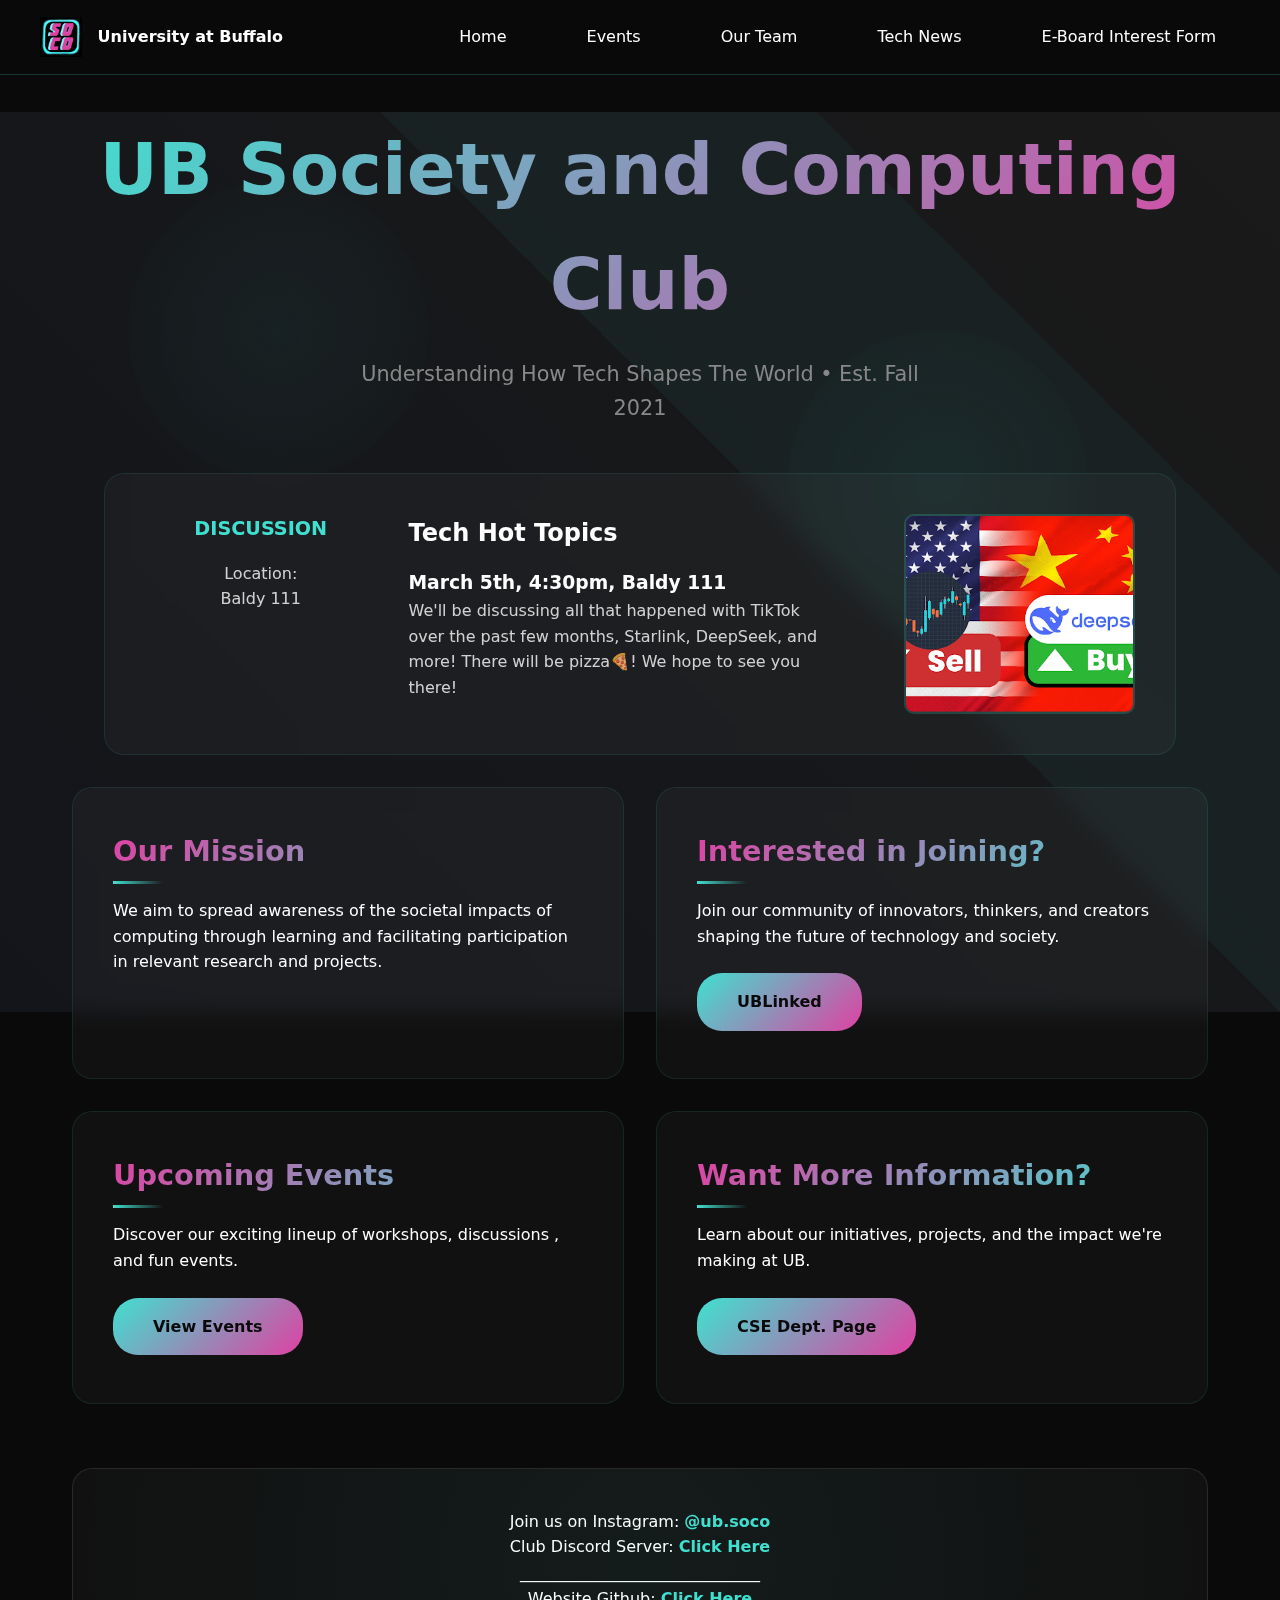
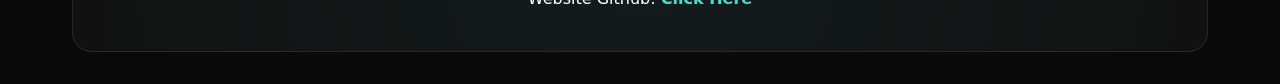
<file: index.html>
<!DOCTYPE html>
<html lang="en">

<head>
    <meta charset="UTF-8">
    <meta name="viewport" content="width=device-width, initial-scale=1.0">


    <!--added to fix caching issues but might be useless now-->
    <meta http-equiv="Cache-Control" content="no-cache, no-store, must-revalidate">
    <meta http-equiv="Pragma" content="no-cache">
    <meta http-equiv="Expires" content="0">

    <link rel="icon" type="image/x-icon" href="src/favicon.ico">

    <title>UB Society and Computing Club</title>
    <link href="https://cdnjs.cloudflare.com/ajax/libs/font-awesome/6.0.0/css/all.min.css" rel="stylesheet"> <!--this is for font--> 

    <link href="styles/reset.css" rel="stylesheet"> 
    <link href="styles/animations.css" rel="stylesheet">
    <link href="styles/navbar.css" rel="stylesheet">
    <link href="styles/layout.css" rel="stylesheet">
    <link href="styles/components.css" rel="stylesheet"> <!--currently doesnt include news or events cards-->
    <link href="styles/events.css" rel="stylesheet">
</head>

<body>
    <div class="background"></div>
    <div class="floating-element float-1"></div>
    <div class="floating-element float-2"></div>
<!--currently im adding the navbar as a unique instance for every html file but later I will use javascript to call the same instance-->
    <nav class="navbar">
        <div class="navbar-content">
            <a href="index.html" class="logo">
                <img src="src/SoCo_logo.png" alt="Club Logo">
                University at Buffalo
            </a>
            <div class="nav-links">
                <!--We have to add this for every html page-->
                <a href="index.html">Home</a>
                <a href="events.html">Events</a>
                <a href="team.html">Our Team</a>
                <a href="news.html">Tech News</a>
                <a
                    href="https://docs.google.com/forms/d/e/1FAIpQLSdxAxMhamFvg362sXleSBD91aCVE0qPyPxgNI4Y5SPbtRxJkA/viewform?usp=sf_link">E-Board
                    Interest Form</a>
            </div>
        </div>
    </nav>

    <div class="container">

        <div class="hero">
            <h1 class="main-title">UB Society and Computing Club</h1>
            <p class="subtitle">Understanding How Tech Shapes The World • Est. Fall 2021</p>
        </div>
        <div class="events-container">
            <a href="https://docs.google.com/presentation/d/1Qjcpy5EJABB5z435MYWoAq92ytaN6hOM4MZrXLMk8jk/edit#slide=id.g2d9586db1d7_0_107"
                style="text-decoration: none; color: inherit;">
                <div class="event-card">
                    <!--This is not an instance of the same class in events.html I just remade it-->
                    <div class="event-info">
                        <div class="event-type">DISCUSSION</div>
                        <div class="event-location">
                            Location:<br>
                            Baldy 111
                        </div>
                    </div>
                    <div class="event-details">
                        <h3 class="event-title">Tech Hot Topics</h3>
                        <h3>March 5th, 4:30pm, Baldy 111</h3>
                        <We class="event-description">We'll be discussing all that happened with TikTok over the past few
                            months, Starlink, DeepSeek, and more! There will be pizza🍕! We hope to see you there!</p>
                    </div>
                    <img src="src/events_src/3-05-25.png" alt="AI Art Discussion" class="event-image">
                </div>
            </a>
        </div>
        <div class="content-grid">

            <div class="card">
                <h2 class="section-title">Our Mission</h2>
                <p>We aim to spread awareness of the societal impacts of computing through learning and
                    facilitating
                    participation in relevant research and projects.</p>
            </div>
            <div class="card">
                <h2 class="section-title">Interested in Joining?</h2>
                <p>Join our community of innovators, thinkers, and creators shaping the future of technology and
                    society.</p>
                <a href="https://buffalo.campuslabs.com/engage/organization/ubsoco" class="button">UBLinked</a>
            </div>
        </div>


        <div class="content-grid">
            <div class="card">
                <h2 class="cyan-title">Upcoming Events</h2>
                <p>Discover our exciting lineup of workshops, discussions , and fun events.</p>
                <a href="events.html" class="button">View Events</a>
            </div>
            <div class="card">
                <h2 class="cyan-title">Want More Information?</h2>
                <p>Learn about our initiatives, projects, and the impact we're making at UB.</p>
                <a href="https://engineering.buffalo.edu/computer-science-engineering/people/professional-and-student-organizations/society-and-computing-club.html"
                    class="button">CSE Dept. Page</a>
            </div>
        </div>
        <!--SOCIALS-->
        <div class="social-media">
            <p>Join us on Instagram:
                <a href="https://www.instagram.com/ub.soco/">@ub.soco</a>

            </p>
            <p> Club Discord Server:
                <a href="https://discord.gg/kH6CWuK8bK">Click Here</a>
            </p>
            <p>
                ______________________________
            </p>
            Website Github:
            <a href="https://github.com/SameerJain/soco-website">Click Here</a>
            </p>


        </div>
    </div>

    <script src="js/main.js"></script>
</body>

</html>
</file>
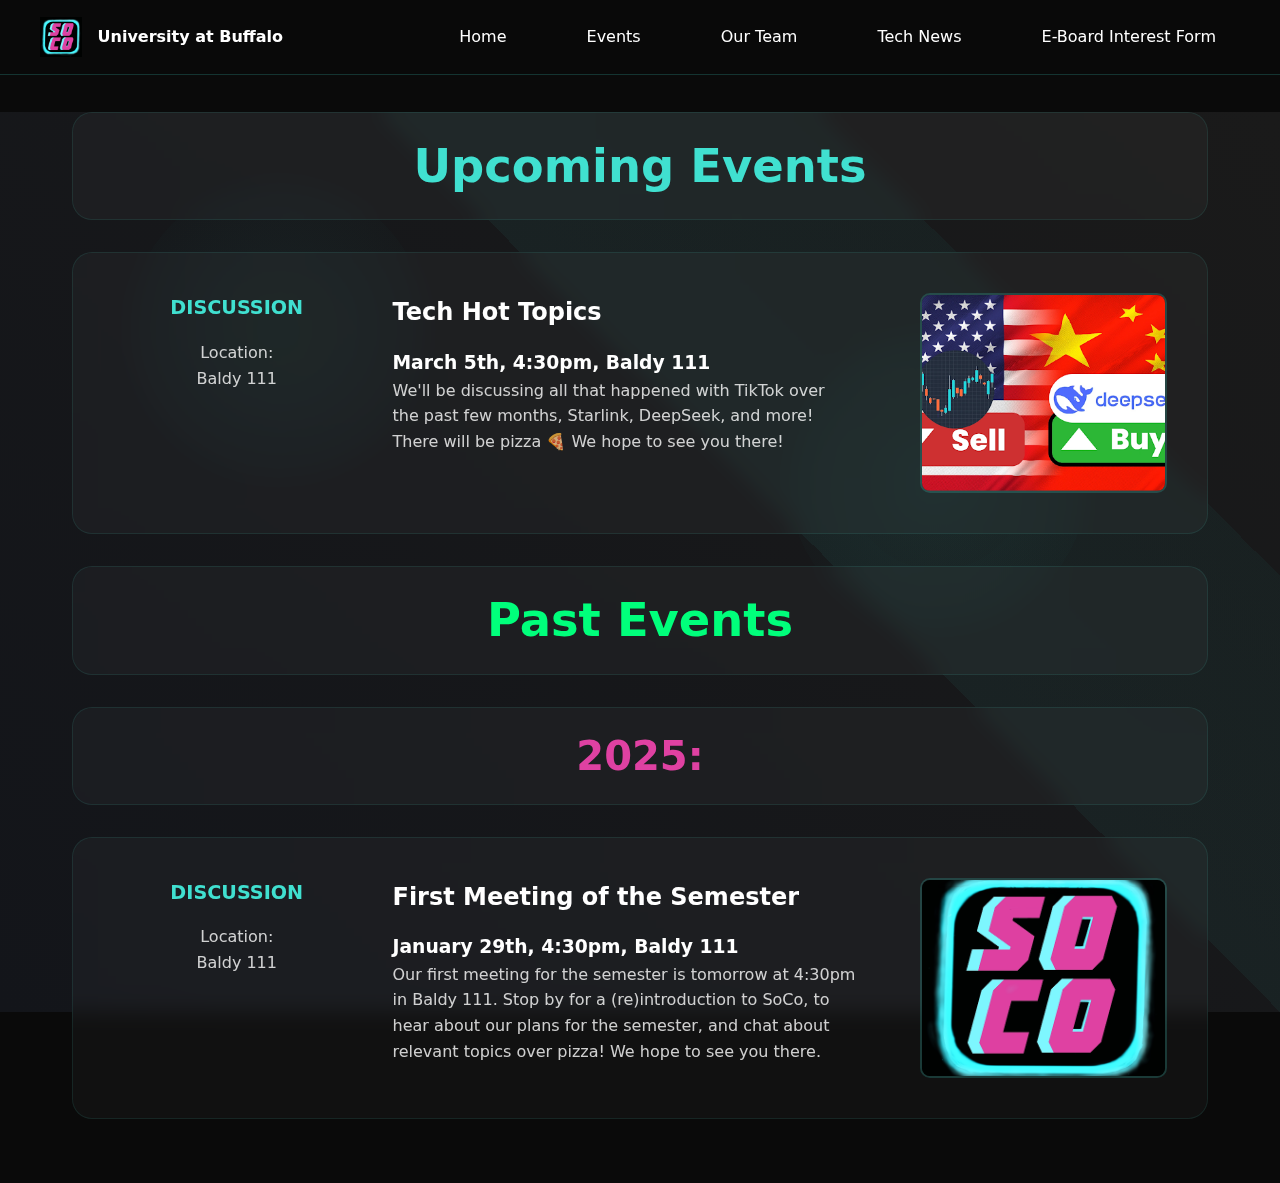
<file: events.html>
<!DOCTYPE html>
<html lang="en">

<head>
    <meta charset="UTF-8">
    <meta name="viewport" content="width=device-width, initial-scale=1.0">
    <link rel="icon" type="image/x-icon" href="src/favicon.ico">
    <title>UB Society and Computing Club - Events</title>
    <link href="https://cdnjs.cloudflare.com/ajax/libs/font-awesome/6.0.0/css/all.min.css" rel="stylesheet">
    <link href="styles/reset.css" rel="stylesheet">
    <link href="styles/animations.css" rel="stylesheet">
    <link href="styles/navbar.css" rel="stylesheet">
    <link href="styles/layout.css" rel="stylesheet">
    <link href="styles/components.css" rel="stylesheet">
    <link href="styles/events.css" rel="stylesheet">
</head>

<body>
    <div class="background"></div>
    <div class="floating-element float-1"></div>
    <div class="floating-element float-2"></div>

    <nav class="navbar">
        <div class="navbar-content">
            <a href="index.html" class="logo">
                <img src="src/SoCo_logo.png" alt="Club Logo">
                University at Buffalo
            </a>
            <div class="nav-links">
                <a href="index.html">Home</a>
                <a href="events.html">Events</a>
                <a href ="team.html">Our Team</a>
                <a href="news.html">Tech News</a>
                <a href="https://docs.google.com/forms/d/e/1FAIpQLSdxAxMhamFvg362sXleSBD91aCVE0qPyPxgNI4Y5SPbtRxJkA/viewform?usp=sf_link">E-Board Interest Form</a>
            </div>
        </div>
    </nav>

    <div class="events-container">
        <!--Theres technically no backend, im just using html classes for each and the js for the mouse hover is on the bottom-->
        <h1 id="first" class="section-header">Upcoming Events</h1>
        
        <section class="events-section">
            <a href="https://docs.google.com/presentation/d/1Qjcpy5EJABB5z435MYWoAq92ytaN6hOM4MZrXLMk8jk/edit#slide=id.g2d9586db1d7_0_107" style="text-decoration: none; color: inherit;">
                <div class="event-card">
                    <div class="event-info">
                        <div class="event-type">DISCUSSION</div>
                        <div class="event-location">
                            Location:<br>
                            Baldy 111
                        </div>
                    </div>
                    <div class="event-details">
                        <h3 class="event-title">Tech Hot Topics</h3>
                        <h3>March 5th, 4:30pm, Baldy 111</h3>
                        <p class="event-description">We'll be discussing all that happened with TikTok over the past few months, Starlink, DeepSeek, and more! There will be pizza 🍕  

                            We hope to see you there!</p>
                    </div>
                    <img src="src/events_src/3-05-25.png" alt="AI Art Discussion" class="event-image">
                </div>
            </a>
            <h1 id = "second" class="section-header">Past Events</h1>
            <h1 class="year-header">2025:</h1>
            <a href="https://buffalo.campuslabs.com/engage/event/10908316" style="text-decoration: none; color: inherit;">
                <div class="event-card">
                    <div class="event-info">
                        <div class="event-type">DISCUSSION</div>
                        <div class="event-location">
                            Location:<br>
                            Baldy 111
                        </div>
                    </div>
                    <div class="event-details">
                        <h3 class="event-title">First Meeting of the Semester</h3>
                        <h3>January 29th, 4:30pm, Baldy 111</h3>
                        <p class="event-description">Our first meeting for the semester is tomorrow at 4:30pm in Baldy
                            111. Stop by for a (re)introduction to SoCo, to hear about our plans for the semester, and
                            chat about relevant topics over pizza! We hope to see you there.</p>
                    </div>
                    <img src="src/SoCo_logo.png" alt="AI Art Discussion" class="event-image">
                </div>

                
            </a>
        </section>
    </div>

    <script src="js/main.js"></script>
</body>

</html>
</file>
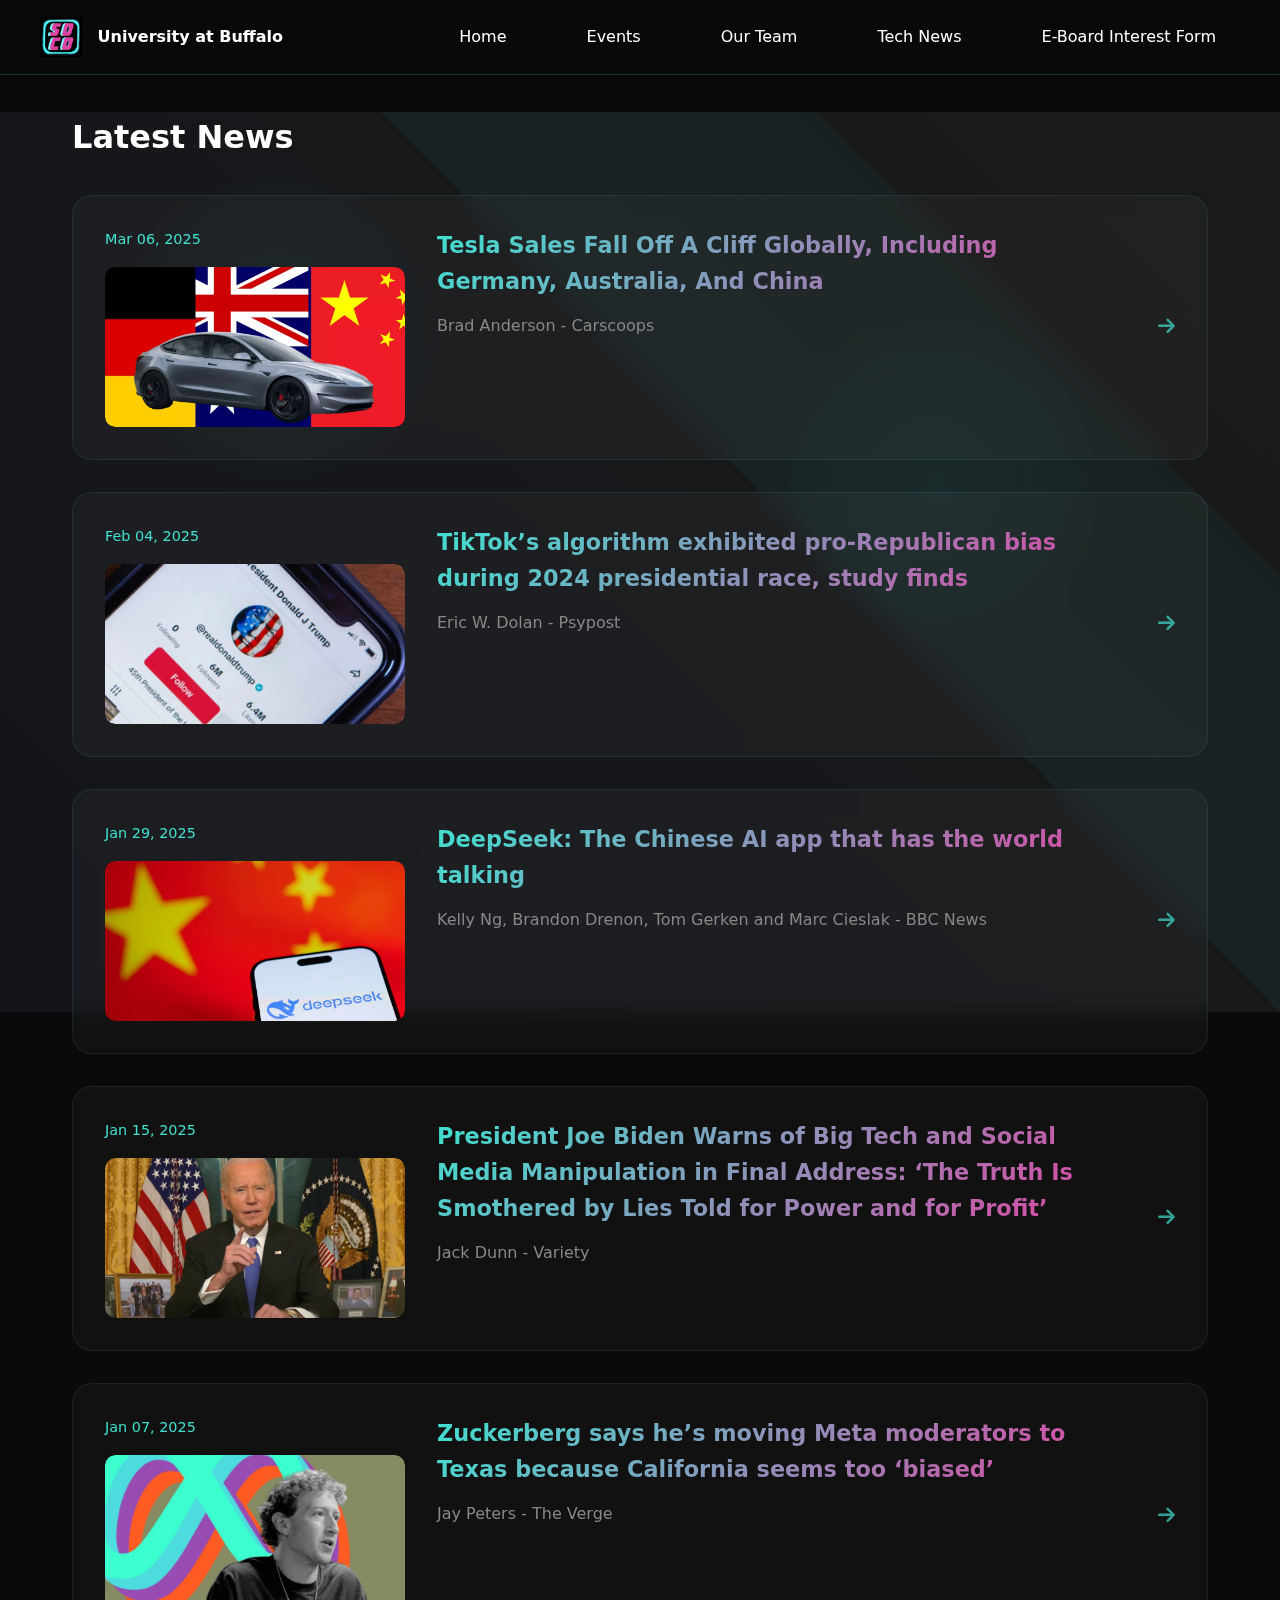
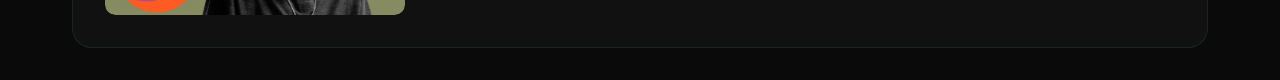
<file: news.html>
<!DOCTYPE html>
<html lang="en">
<head>
    <meta charset="UTF-8">
    <meta name="viewport" content="width=device-width, initial-scale=1.0">
    <link rel="icon" type="image/x-icon" href="src/favicon.ico">
    <title>UB Society and Computing Club - News</title>
    <link href="https://cdnjs.cloudflare.com/ajax/libs/font-awesome/6.0.0/css/all.min.css" rel="stylesheet">
    <link href="styles/reset.css" rel="stylesheet">
    <link href="styles/animations.css" rel="stylesheet">
    <link href="styles/navbar.css" rel="stylesheet">
    <link href="styles/layout.css" rel="stylesheet">
    <link href="styles/components.css" rel="stylesheet">
    <link href="styles/news.css" rel="stylesheet">
</head>
<body>
    <div class="background"></div>
    <div class="floating-element float-1"></div>
    <div class="floating-element float-2"></div>

    <nav class="navbar">
        <div class="navbar-content">
            <a href="index.html" class="logo">
                <img src="src/SoCo_logo.png" alt="Club Logo">
                University at Buffalo
            </a>
            <div class="nav-links">
                <a href="index.html">Home</a>
                <a href="events.html">Events</a>
                <a href="team.html">Our Team</a>
                <a href="news.html">Tech News</a>
                <a href="https://docs.google.com/forms/d/e/1FAIpQLSdxAxMhamFvg362sXleSBD91aCVE0qPyPxgNI4Y5SPbtRxJkA/viewform?usp=sf_link">E-Board Interest Form</a>
            </div>
        </div>
    </nav>

    <div class="news-container">
        <!--Theres technically no backend, im just using html classes for each and the js for the mouse hover is on the bottom. Evntually it will be needed as there is no way to manage such a long file-->
        <h1 class="section-header">Latest News</h1>
        
        <div class="news-feed">
            
            <a href="https://www.carscoops.com/2025/03/tesla-sales-falling-off-a-cliff-globally-including-germany-australia-and-china/" class="news-item" target="_blank">
                <div class="news-meta">
                    <div class="news-date">Mar 06, 2025</div>
                    <div class="news-preview">
                        <img src="src/news_src/tesla-sales.webp" alt="First Meeting Preview" class="article-preview-image">
                    </div>
                </div>
                <div class="news-content">
                    <h2 class="news-title">Tesla Sales Fall Off A Cliff Globally, Including Germany, Australia, And China</h2>
                    <p class="news-description">Brad Anderson - Carscoops</p>
                </div>
                <div class="news-arrow">
                    <i class="fas fa-arrow-right"></i>
                </div>
            </a>

            <a href="https://www.psypost.org/tiktoks-algorithm-exhibited-pro-republican-bias-during-2024-presidential-race-study-finds/" class="news-item" target="_blank">
                <div class="news-meta">
                    <div class="news-date">Feb 04, 2025</div>
                    <div class="news-preview">
                        <img src="src/news_src/tiktok_algorithm.webp" alt="First Meeting Preview" class="article-preview-image">
                    </div>
                </div>
                <div class="news-content">
                    <h2 class="news-title">TikTok’s algorithm exhibited pro-Republican bias during 2024 presidential race, study finds</h2>
                    <p class="news-description">Eric W. Dolan - Psypost</p>
                </div>
                <div class="news-arrow">
                    <i class="fas fa-arrow-right"></i>
                </div>
            </a>
            
            <a href="https://www.bbc.com/news/articles/c5yv5976z9po" class="news-item" target="_blank">
                <div class="news-meta">
                    <div class="news-date">Jan 29, 2025</div>
                    <div class="news-preview">
                        <!--for now this is all very manual,images are saved in src folder, adding auto images from sites takes more implementation-->
                        <img src="src/news_src/deepseek.webp" alt="First Meeting Preview" class="article-preview-image">
                    </div>
                </div>
                <div class="news-content">
                    <h2 class="news-title">DeepSeek: The Chinese AI app that has the world talking</h2>
                    <p class="news-description">Kelly Ng, Brandon Drenon, Tom Gerken and Marc Cieslak - BBC News</p>
                </div>
                <div class="news-arrow">
                    <i class="fas fa-arrow-right"></i>
                </div>
            </a>
            
            

            <a href="https://variety.com/2025/global/news/president-joe-biden-warns-big-tech-social-media-manipulation-final-address-elon-musk-donald-trump-1236275530/" class="news-item" target="_blank">
                <div class="news-meta">
                    <div class="news-date">Jan 15, 2025</div>
                    <div class="news-preview">
                        <img src="src/news_src/president-biden.webp" alt="First Meeting Preview" class="article-preview-image">
                    </div>
                </div>
                <div class="news-content">
                    <h2 class="news-title">President Joe Biden Warns of Big Tech and Social Media Manipulation in Final Address: ‘The Truth Is Smothered by Lies Told for Power and for Profit’</h2>
                    <p class="news-description">Jack Dunn - Variety</p>
                </div>
                <div class="news-arrow">
                    <i class="fas fa-arrow-right"></i>
                </div>
            </a>

            <a href="https://www.theverge.com/2025/1/7/24338305/meta-mark-zuckerberg-moving-meta-moderators-texas-california-bias" class="news-item" target="_blank">
                <div class="news-meta">
                    <div class="news-date">Jan 07, 2025</div>
                    <div class="news-preview">
                        <img src="src/news_src/zuckerberg.webp" alt="First Meeting Preview" class="article-preview-image">
                    </div>
                </div>
                <div class="news-content">
                    <h2 class="news-title">Zuckerberg says he’s moving Meta moderators to Texas because California seems too ‘biased’</h2>
                    <p class="news-description"> Jay Peters - The Verge</p>
                </div>
                <div class="news-arrow">
                    <i class="fas fa-arrow-right"></i>
                </div>
            </a>


        </div>
    </div>

    <script src="js/main.js"></script>
</body>
</html>
</file>
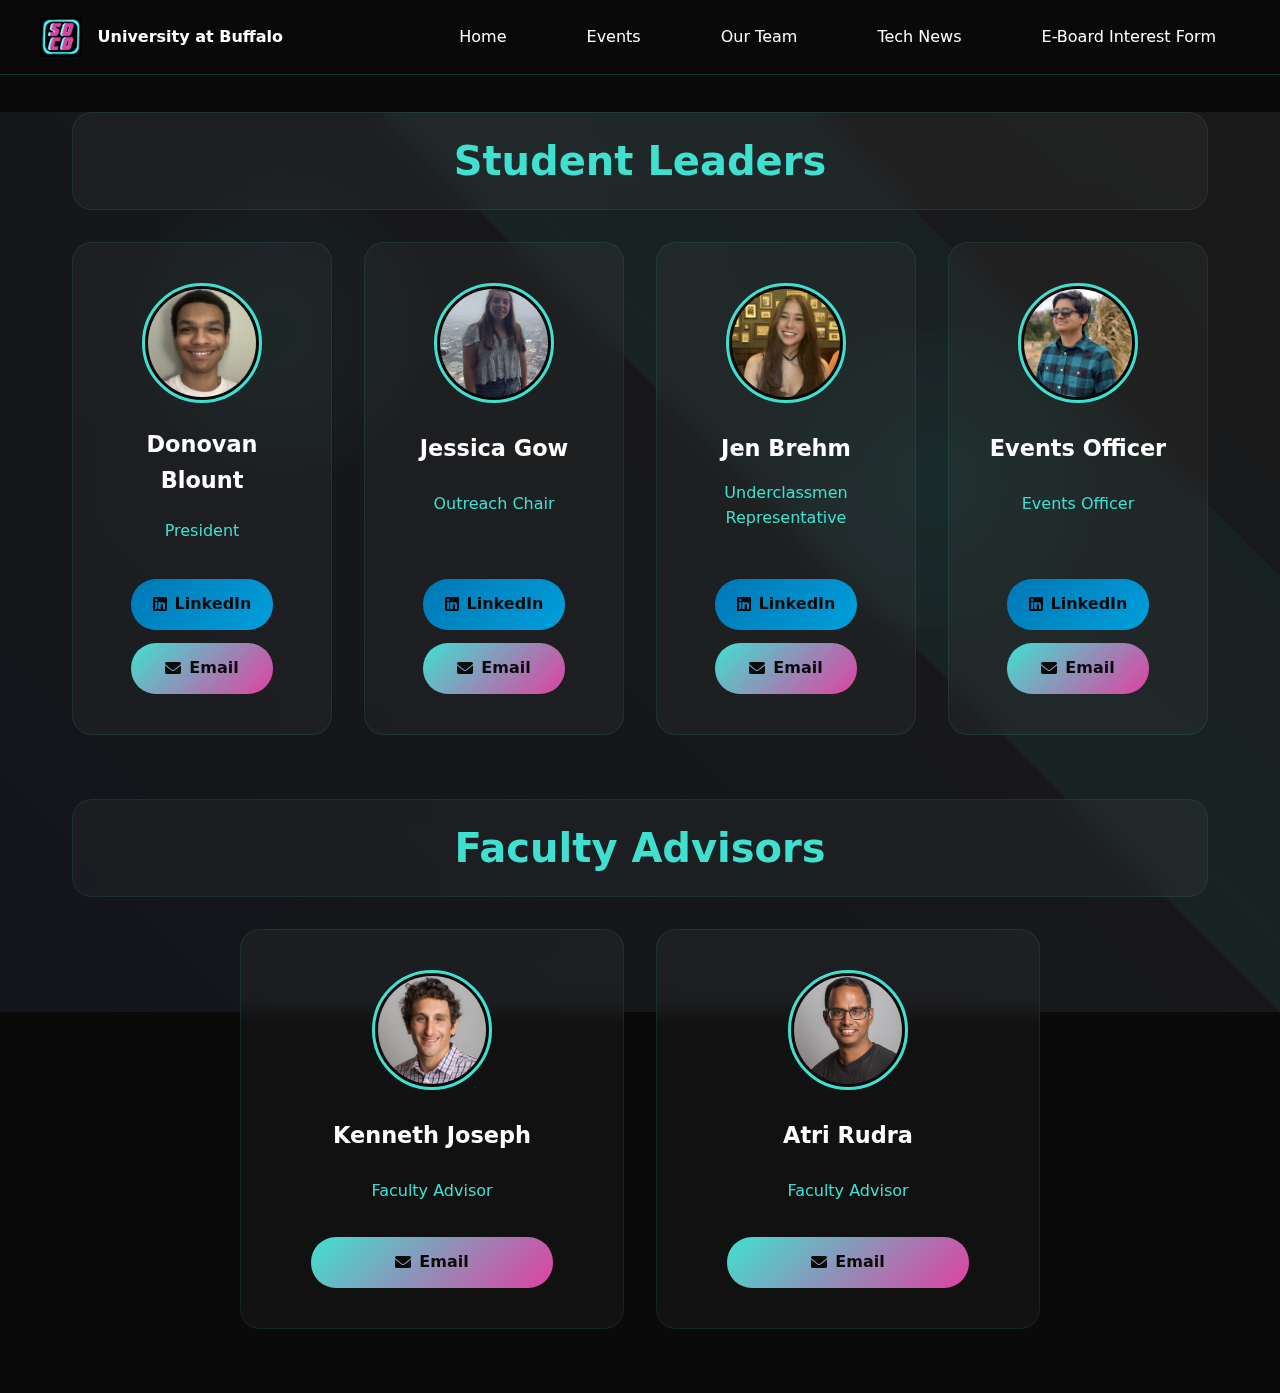
<file: team.html>
<!DOCTYPE html>
<html lang="en">

<head>
    <meta charset="UTF-8">
    <meta name="viewport" content="width=device-width, initial-scale=1.0">
    <link rel="icon" type="image/x-icon" href="src/favicon.ico">
    <title>UB Society and Computing Club - Team</title>
    <!--for special icons-->
    <link href="https://cdnjs.cloudflare.com/ajax/libs/font-awesome/6.0.0/css/all.min.css" rel="stylesheet">
    <link href="styles/reset.css" rel="stylesheet">
    <link href="styles/animations.css" rel="stylesheet">
    <link href="styles/navbar.css" rel="stylesheet">
    <link href="styles/layout.css" rel="stylesheet">
    <link href="styles/components.css" rel="stylesheet">
    <link href="styles/team.css" rel="stylesheet">
</head>

<body>
    <div class="background"></div>
    <div class="floating-element float-1"></div>
    <div class="floating-element float-2"></div>

    <nav class="navbar">
        <div class="navbar-content">
            <a href="index.html" class="logo">
                <img src="src/SoCo_logo.png" alt="Club Logo">
                University at Buffalo
            </a>
            <div class="nav-links">
                <a href="index.html">Home</a>
                <a href="events.html">Events</a>
                <a href="team.html">Our Team</a>
                <a href="news.html">Tech News</a>
                <a href="https://docs.google.com/forms/d/e/1FAIpQLSdxAxMhamFvg362sXleSBD91aCVE0qPyPxgNI4Y5SPbtRxJkA/viewform?usp=sf_link">E-Board Interest Form</a>
            </div>
        </div>
    </nav>

    <div class="team-container">
        <div class="team-section">
            <h2 class="section-header">Student Leaders</h2>
            <div class="team-grid">
                <!-- Donovan -->
                <div class="team-card">
                    <img class="profile-image" src="src/donovan_image.jpg" alt="Student 1">
                    <h3 class="member-name">
                        Donovan Blount</h3>
                    <p class="member-role">President</p>
                    <div class="contact-buttons">
                        <a href="https://www.linkedin.com/in/donovan-blount/" class="contact-button linkedin">
                            <i class="fab fa-linkedin"></i>
                            LinkedIn
                        </a>
                        <a href="mailto:donovanb@buffalo.edu" class="contact-button">
                            <i class="fas fa-envelope"></i>
                            Email
                        </a>
                    </div>
                </div>

                <!-- Jessica -->
                <div class="team-card">
                    <img class="profile-image" src="src/jessica_image.png" alt="Student 2">
                    <h3 class="member-name">Jessica Gow </h3>
                    <p class="member-role">Outreach Chair</p>
                    <div class="contact-buttons">
                        <a href="https://www.linkedin.com/in/jessica-gow/" class="contact-button linkedin">
                            <i class="fab fa-linkedin"></i>
                            LinkedIn
                        </a>
                        <a href="mailto:jagow2@buffalo.edu" class="contact-button">
                            <i class="fas fa-envelope"></i>
                            Email
                        </a>
                    </div>
                </div>

                <!-- Jen -->
                <div class="team-card">
                    <img class="profile-image" src="src/jen_image.jpg" alt="Student 3">
                    <h3 class="member-name">Jen Brehm </h3>
                    <p class="member-role">Underclassmen Representative</p>
                    <div class="contact-buttons">
                        <a href="#" class="contact-button linkedin">
                            <i class="fab fa-linkedin"></i>
                            LinkedIn
                        </a>
                        <a href="mailto:jebrehm@buffalo.edu" class="contact-button">
                            <i class="fas fa-envelope"></i>
                            Email
                        </a>
                    </div>
                </div>

                <!-- Sameer -->
                <div class="team-card">
                    <img class="profile-image" src="src/sameer_image.jpg" alt="Student 4">
                    <h3 class="member-name">Events Officer</h3>
                    <p class="member-role">Events Officer</p>
                    <div class="contact-buttons">
                        <a href="https://www.linkedin.com/in/sameer-jain1/" class="contact-button linkedin">
                            <i class="fab fa-linkedin"></i>
                            LinkedIn
                        </a>
                        <a href="mailto:sameerja@buffalo.edu" class="contact-button">
                            <i class="fas fa-envelope"></i>
                            Email
                        </a>
                    </div>
                </div>
            </div>
        </div>

        <div class="team-section">
            <h2 class="section-header">Faculty Advisors</h2>
            <div class="faculty-grid">
                <!-- kenny -->
                <div class="team-card">
                    <img class="profile-image" src="src/ken_image.jpg" alt="Faculty 1">
                    <h3 class="member-name">Kenneth Joseph</h3>
                    <p class="member-role">Faculty Advisor</p>
                    <a href="mailto:kjoseph@buffalo.edu" class="contact-button">
                        <i class="fas fa-envelope"></i>
                        Email
                    </a>
                </div>

                <!-- atri -->
                <div class="team-card">
                    <img class="profile-image" src="src/atri_image.jpg" alt="Faculty 2">
                    <h3 class="member-name">Atri Rudra</h3>
                    <p class="member-role">Faculty Advisor</p>
                    <a href="atri@buffalo.edu" class="contact-button">
                        <i class="fas fa-envelope"></i>
                        Email
                    </a>
                </div>
            </div>
        </div>
    </div>

    <script src="js/main.js"></script>
</body>

</html>
</file>
<file: styles/animations.css>
/* ANIMATIONS */
/*for background*/
@keyframes gradient {
    0% {
        transform: translate(-50%, -50%) rotate(0deg);
    }

    100% {
        transform: translate(-50%, -50%) rotate(360deg);
    }
}
/*for interative elements */
@keyframes pulse {
    0% {
        transform: scale(1);
    }

    50% {
        transform: scale(1.03);
    }

    100% {
        transform: scale(1);
    }
}


@keyframes rotate {
    from {
        transform: rotate(0deg);
    }

    to {
        transform: rotate(360deg);
    }
}

/*These are the 2 decorative elements going in opposite directions*/
@keyframes float1 {

    0%,
    100% {
        /*start and end are the same*/
        transform: translate(0, 0) rotate(0deg);
    }

    50% {
        /*midpoint*/
        transform: translate(30px, 30px) rotate(90deg);
    }
}

@keyframes float2 {

    0%,
    100% {
        transform: translate(0, 0) rotate(0deg);
    }

    50% {
        transform: translate(-30px, -20px) rotate(-90deg);
    }
}
</file>
<file: styles/navbar.css>
/* NAVIGATION */
.navbar {
    background: rgba(10, 10, 10, 0.95);
    backdrop-filter: blur(10px);
    padding: 1rem 2rem;
    position: fixed;
    width: 100%;
    top: 0;
    z-index: 1000;
    border-bottom: 1px solid rgba(64, 224, 208, 0.2);
}

.navbar-content {
    max-width: 1200px;
    margin: 0 auto;
    display: flex;
    justify-content: space-between;
    align-items: center;
}

.logo {
    display: flex;
    align-items: center;
    gap: 1rem;
    text-decoration: none;
    color: var(--light);
    font-weight: 600;
}

.logo img {
    height: 40px;
    animation: pulse 4s infinite;
}

.nav-links {
    display: flex;
    gap: 2rem;
}

.nav-links a {
    color: var(--light);
    text-decoration: none;
    padding: 0.5rem 1.5rem;
    border-radius: 20px;
    transition: all 0.3s ease;
    font-weight: 500;
    position: relative;
    overflow: hidden;
}

.nav-links a::before {
    content: '';
    position: absolute;
    top: 0;
    left: 0;
    width: 100%;
    height: 100%;
    background: linear-gradient(45deg, var(--primary), var(--secondary));
    opacity: 0;
    transition: opacity 0.3s ease;
    z-index: -1;
}

.nav-links a:hover::before {
    opacity: 0.1;
}

/* MEDIA QUERIES FOR RESPONSIVE NAVBAR */
/* For tablets and smaller screens */
@media screen and (max-width: 768px) {
    .navbar {
        padding: 0.75rem 1rem;
    }

    .nav-links {
        gap: 0.75rem;
    }

    .nav-links a {
        padding: 0.5rem 0.75rem;
        font-size: 0.9rem;
    }
}

/* For mobile phones */
@media screen and (max-width: 576px) {
    .navbar-content {
        flex-direction: column;
        align-items: center;
        gap: 0.75rem;
        padding: 0.5rem 0;
    }

    .logo {
        font-size: 0.9rem;
    }

    .nav-links {
        flex-wrap: wrap;
        justify-content: center;
        gap: 0.5rem;
    }

    .nav-links a {
        padding: 0.4rem 0.6rem;
        font-size: 0.85rem;
    }
}

/* For very small screens */
@media screen and (max-width: 375px) {
    .navbar {
        padding: 0.5rem;
    }

    .logo img {
        height: 30px;
    }

    .nav-links a {
        padding: 0.3rem 0.5rem;
        font-size: 0.8rem;
    }
}
</file>
<file: styles/layout.css>
/* MAIN CONTAINER */
.container {
    max-width: 1200px;
    margin: 7rem auto 2rem;
    padding: 0 2rem;
}

/* HERO CONTAINER */
.hero {
    text-align: center;
    margin-bottom: 3rem;
    position: relative;
}

.main-title {
    font-size: 4.5rem;
    font-weight: 800;
    background: linear-gradient(135deg, var(--primary), var(--secondary));
    -webkit-background-clip: text;
    -webkit-text-fill-color: transparent;
    margin-bottom: 1rem;
    position: relative;
}

.subtitle {
    font-size: 1.3rem;
    color: #888;
    font-weight: 500;
    max-width: 600px;
    margin: 0 auto;
}

/* CONTENT GRID AND CARDS */
.content-grid {
    display: grid;
    grid-template-columns: repeat(auto-fit, minmax(300px, 1fr));
    gap: 2rem;
    margin: 2rem 0;
    perspective: 1000px;
}

.container .events-container {
    margin-top: 0;
    margin-bottom: 2rem;
}

/* SOCIAL MEDIA SECTION */
.social-media {
    text-align: center;
    margin-top: 4rem;
    padding: 2.5rem;
    background: rgba(255, 255, 255, 0.03);
    border-radius: 20px;
    border: 1px solid rgba(255, 255, 255, 0.1);
    position: relative;
    overflow: hidden;
}

.social-media::before {
    content: '';
    position: absolute;
    top: -50%;
    left: -50%;
    width: 200%;
    height: 200%;
    background: radial-gradient(circle at center,
            rgba(64, 224, 208, 0.05) 0%,
            transparent 50%);
    animation: rotate 30s linear infinite;
}

.social-media a {
    color: var(--primary);
    text-decoration: none;
    font-weight: 600;
    transition: all 0.5s ease;
    position: relative;
    z-index: 1;
}

.social-media a:hover {
    color: var(--secondary);
    text-shadow: 0 0 10px rgba(64, 224, 208, 0.3);
}

/* Media queries for layout */
@media screen and (max-width: 768px) {
    .container {
        margin-top: 5rem;
    }

    .team-container,
    .events-container,
    .news-container {
        margin-top: 5rem;
    }

    .content-grid {
        grid-template-columns: 1fr;
    }
}

@media screen and (max-width: 576px) {
    .container {
        margin: 11rem auto 2rem;
    }

    .team-container,
    .events-container,
    .news-container {
        margin-top: 13rem;
        padding-top: 2rem;
    }

    .main-title {
        font-size: 3rem;
    }

    .hero {
        margin-top: 1rem;
        margin-bottom: 3rem;
    }
}

@media screen and (max-width: 375px) {

    .container,
    .team-container,
    .events-container,
    .news-container {
        margin-top: 14rem;
    }

    .main-title {
        font-size: 2.5rem;
    }
}
</file>
<file: styles/components.css>
/* CARDS */
.card {
    background: rgba(255, 255, 255, 0.03); /*glassy effect :) */
    border-radius: 20px; /*apple corners*/
    padding: 2.5rem;
    transition: all 0.8s ease;
    border: 1px solid rgba(64, 224, 208, 0.1);
    backdrop-filter: blur(10px); /*glassy effect*/
    transform-style: preserve-3d; /*enables animations*/
    position: relative;
}

.card::before {
    content: '';
    position: absolute;
    top: 0;
    left: 0;
    width: 100%;
    height: 100%;
    /*uses js to update mouse coordinates*/
    background: radial-gradient(circle at var(--mouse-x, 50%) var(--mouse-y, 50%),
            rgba(255, 255, 255, 0.1) 0%,
            transparent 50%);
    border-radius: 20px;
    opacity: 0;
    transition: opacity 0.3s ease;
}

.card:hover::before {
    opacity: 1;
}

.card:hover {
    transform: translateY(-5px) rotateX(2deg) rotateY(2deg);
    box-shadow:
        0 15px 35px rgba(64, 224, 208, 0.15),
        0 5px 15px rgba(0, 0, 0, 0.3);
}

/* SECTION TITLES */
.section-title,
.cyan-title {
    font-size: 1.8rem;
    font-weight: 800;
    background: linear-gradient(135deg, var(--secondary), var(--primary));
    -webkit-background-clip: text; /*has compatibility warning*/
    -webkit-text-fill-color: transparent;
    margin-bottom: 1.5rem;
    position: relative;
}

.section-title::after,
.cyan-title::after {
    content: '';
    position: absolute;
    bottom: -10px;
    left: 0;
    width: 50px;
    height: 3px;
    background: linear-gradient(90deg, var(--primary), transparent);
}

/* BUTTONS */
.button {
    display: inline-block;
    background: linear-gradient(135deg, var(--primary), var(--secondary));
    color: var(--dark);
    padding: 1rem 2.5rem;
    text-decoration: none;
    border-radius: 25px;
    font-weight: 600;
    transition: all 0.5s ease;
    border: none;
    cursor: pointer;
    margin-top: 1.5rem;
    position: relative;
    overflow: hidden;
}

.button:hover {
    transform: translateY(-2px);
    box-shadow:
        0 5px 15px rgba(64, 224, 208, 0.2),
        0 10px 30px rgba(32, 178, 170, 0.1);
}

/* FLOATING ELEMENTS */
.floating-element {
    position: fixed;
    width: 300px;
    height: 300px;
    border-radius: 50%;
    background: radial-gradient(circle at center, rgba(64, 224, 208, 0.05), transparent);
    pointer-events: none;
    z-index: -1;
}

.float-1 {
    top: 20%;
    left: 10%;
    animation: float1 20s infinite;
}

.float-2 {
    bottom: 30%;
    right: 15%;
    animation: float2 20s infinite;
}

@media (max-width: 768px) {
    .card:hover {
        transform: translateY(-5px);
    }
}
</file>
<file: styles/events.css>
.events-container {
    max-width: 1200px;
    margin: 7rem auto 2rem;
    padding: 0 2rem;
}

.date-updated {
    text-align: center;
    color: var(--primary);
    font-style: italic;
    margin-bottom: 3rem;
}

.events-section {
    margin-bottom: 4rem;
}

/*had to seperate these for upcoming and previous but there might be a better way to do it */
.section-header#first {
    font-size: 2.9rem;
    text-align: center;
    margin: 2rem 0;
    padding: 1rem;
    background: rgba(255, 255, 255, 0.03);
    border-radius: 20px;
    backdrop-filter: blur(10px);
    border: 1px solid rgba(64, 224, 208, 0.1);
    color: var(--primary);
}

.section-header#second {
    font-size: 2.9rem;
    text-align: center;
    margin: 2rem 0;
    padding: 1rem;
    background: rgba(255, 255, 255, 0.03);
    border-radius: 20px;
    backdrop-filter: blur(10px);
    border: 1px solid rgba(64, 224, 208, 0.1);
    color: rgb(0, 255, 123);
}

.year-header {
    font-size: 2.5rem;
    text-align: center;
    margin: 2rem 0;
    padding: 1rem;
    background: rgba(255, 255, 255, 0.03);
    border-radius: 20px;
    backdrop-filter: blur(10px);
    border: 1px solid rgba(64, 224, 208, 0.1);
    color: var(--secondary);
}

.event-card {
    background: rgba(255, 255, 255, 0.03);
    border-radius: 20px;
    padding: 2.5rem;
    margin: 2rem 0;
    border: 1px solid rgba(64, 224, 208, 0.1);
    backdrop-filter: blur(10px);
    display: grid;
    grid-template-columns: 1fr 2fr 1fr;
    gap: 2rem;
    transition: all 0.3s ease;
}

.event-card:hover {
    transform: translateY(-5px);
    box-shadow: 0 15px 35px rgba(64, 224, 208, 0.15), 0 5px 15px rgba(0, 0, 0, 0.3);
}

.event-info {
    text-align: center;
}

.event-type {
    color: var(--primary);
    font-weight: 600;
    font-size: 1.2rem;
    margin-bottom: 1rem;
}

.event-location {
    color: var(--light);
    opacity: 0.8;
}

.event-details {
    padding-right: 2rem;
}

.event-title {
    font-size: 1.5rem;
    color: var(--light);
    margin-bottom: 1rem;
}

.event-description {
    color: var(--light);
    opacity: 0.8;
}

/*Right column*/
.event-image {
    width: 100%;
    height: 200px;
    object-fit: cover;
    border-radius: 10px;
    border: 2px solid rgba(64, 224, 208, 0.2);
}



/*Responsive layout for smaller screens*/
@media (max-width: 968px) {
    .event-card {
        grid-template-columns: 1fr;
        text-align: center;
    }

    .event-details {
        padding-right: 0;
    }
}

@media (max-width: 576px) {
    .events-container {
        margin-top: 13rem;
        padding-top: 2rem;
    }
}
</file>
<file: styles/news.css>
/* News Page Specific Styles */
.news-container {
    max-width: 1200px;
    margin: 7rem auto 2rem;
    padding: 0 2rem;
}

@media screen and (max-width: 576px) {
    .news-container {
        margin: 11rem auto 2rem;
    }
}

.news-feed {
    display: flex;
    flex-direction: column;
    gap: 2rem;
    margin: 2rem 0;
}

.news-item {
    background: rgba(255, 255, 255, 0.03);
    border-radius: 20px;
    padding: 2rem;
    border: 1px solid rgba(64, 224, 208, 0.1);
    backdrop-filter: blur(10px);
    display: grid;
    grid-template-columns: 300px 1fr auto;
    gap: 2rem;
    align-items: start;
    text-decoration: none;
    color: var(--light);
    transition: all 0.3s ease;
}

.news-item:hover {
    transform: translateY(-2px);
    box-shadow: 
        0 15px 35px rgba(64, 224, 208, 0.15),
        0 5px 15px rgba(0, 0, 0, 0.3);
}

.news-meta {
    display: flex;
    flex-direction: column;
    gap: 1rem;
}

.news-date {
    color: var(--primary);
    font-weight: 500;
    font-size: 0.9rem;
    text-align: left;
}

.news-preview {
    width: 100%;
    height: 160px;
    overflow: hidden;
    border-radius: 10px;
    background: rgba(0, 0, 0, 0.2);
    position: relative;
}

.article-preview-image {
    width: 100%;
    height: 100%;
    object-fit: cover;
    border-radius: 10px;
}

.news-content {
    flex-grow: 1;
    padding-right: 1rem;
}

.news-title {
    font-size: 1.4rem;
    margin-bottom: 0.8rem;
    color: var(--light);
    font-weight: 600;
    background: linear-gradient(135deg, var(--primary), var(--secondary));
    -webkit-background-clip: text;
    -webkit-text-fill-color: transparent;
}

.news-description {
    color: #888;
    font-size: 1rem;
    line-height: 1.6;
}

.news-arrow {
    color: var(--primary);
    font-size: 1.2rem;
    opacity: 0.7;
    transition: all 0.3s ease;
    align-self: center;
}

.news-item:hover .news-arrow {
    opacity: 1;
    transform: translateX(5px);
}





/* Loading state for iframes */
/*MIGHT NOT NEED THIS ANYMORE*/
.article-preview {
    opacity: 0;
    transition: opacity 0.3s ease;
}

.article-preview[src] {
    opacity: 1;
}















/*  */
@media (max-width: 1024px) {
    .news-item {
        grid-template-columns: 200px 1fr auto;
    }
}

@media (max-width: 768px) {
    .news-container {
        padding: 0 1rem;
    }

    .news-item {
        grid-template-columns: 1fr;
        gap: 1.5rem;
        text-align: center;
    }

    .news-meta {
        align-items: center;
    }

    .news-date {
        text-align: center;
    }

    .news-preview {
        max-width: 400px;
        margin: 0 auto;
    }

    .news-arrow {
        display: none;
    }
}

@media (max-width: 480px) {
    .news-preview {
        height: 120px;
    }

    .news-title {
        font-size: 1.2rem;
    }

    .news-description {
        font-size: 0.9rem;
    }
}
</file>
<file: styles/team.css>
.team-container {
    max-width: 1200px;
    margin: 7rem auto 2rem;
    padding: 0 2rem;
}

.team-section {
    margin-bottom: 4rem;
}

.section-header {
    font-size: 2.5rem;
    text-align: center;
    margin: 2rem 0;
    padding: 1rem;
    background: rgba(255, 255, 255, 0.03);
    border-radius: 20px;
    backdrop-filter: blur(10px);
    border: 1px solid rgba(64, 224, 208, 0.1);
    color: var(--primary);
}

.team-grid {
    display: grid;
    grid-template-columns: repeat(4, 1fr);
    gap: 2rem;
    margin: 2rem 0;
}

.faculty-grid {
    display: grid;
    grid-template-columns: repeat(2, 1fr);
    gap: 2rem;
    margin: 2rem auto;
    max-width: 800px;
}

.team-card {
    background: rgba(255, 255, 255, 0.03);
    border-radius: 20px;
    padding: 2.5rem;
    text-align: center;
    border: 1px solid rgba(64, 224, 208, 0.1);
    backdrop-filter: blur(10px);
    min-height: 400px;
    display: flex;
    flex-direction: column;
}

.profile-image {
    width: 120px;
    height: 120px;
    border-radius: 50%;
    margin: 0 auto 1.5rem;
    border: 3px solid var(--primary);
    padding: 3px;
    background: var(--dark);
    object-fit: cover;
}

.member-name {
    color: var(--light);
    font-size: 1.4rem;
    margin-bottom: 0.5rem;
    font-weight: 600;
    min-height: 2em;            
    display: flex;             
    align-items: center;        
    justify-content: center;    
}

.member-role {
    color: var(--primary);
    font-size: 1rem;
    margin-bottom: 1.5rem;
    font-weight: 500;
    min-height: 3em;            
    display: flex;              
    align-items: center;        
    justify-content: center;    
}

.contact-buttons {
    margin-top: auto;
    display: flex;
    flex-direction: column;
    gap: 0.8rem;
    align-items: center;
}

.contact-button {
    display: inline-flex;
    align-items: center;
    justify-content: center;
    gap: 0.5rem;
    background: linear-gradient(135deg, var(--primary), var(--secondary));
    color: var(--dark);
    padding: 0.8rem 1.5rem;
    border-radius: 25px;
    text-decoration: none;
    font-weight: 600;
    transition: all 0.3s ease;
    width: 80%;  /* Make buttons slightly narrower than card */
}

.faculty-grid .team-card {
    display: flex;
    flex-direction: column;
    align-items: center;
    justify-content: space-between;  
    min-height: 400px;
    padding: 2.5rem;
}

.faculty-grid .contact-button {
    margin-top: 2rem;
}

.faculty-grid .contact-button {
    margin-top: auto;  /* This will push the button to the bottom */
    width: 80%;       /* Maintain consistent width with student buttons */
}

/* You might also need to adjust the faculty advisor text spacing */
.faculty-grid .member-role {
    margin-bottom: auto;  
}
.contact-button:hover {
    transform: translateY(-2px);
    box-shadow: 
        0 5px 15px rgba(64, 224, 208, 0.2),
        0 10px 30px rgba(32, 178, 170, 0.1);
}



.contact-button.linkedin {
    background: linear-gradient(135deg, #0077B5, #00A0DC);
}






@media (max-width: 1200px) {
    .team-grid {
        grid-template-columns: repeat(2, 1fr);
    }
}

@media (max-width: 768px) {
    .team-container {
        padding: 0 1rem;
        margin-top: 13rem;
    }

    .section-header {
        font-size: 2rem;
    }

    .team-grid,
    .faculty-grid {
        grid-template-columns: 1fr;
        max-width: 400px;
        margin-left: auto;
        margin-right: auto;
    }

    .team-card {
        padding: 2rem;
    }
}
</file>
